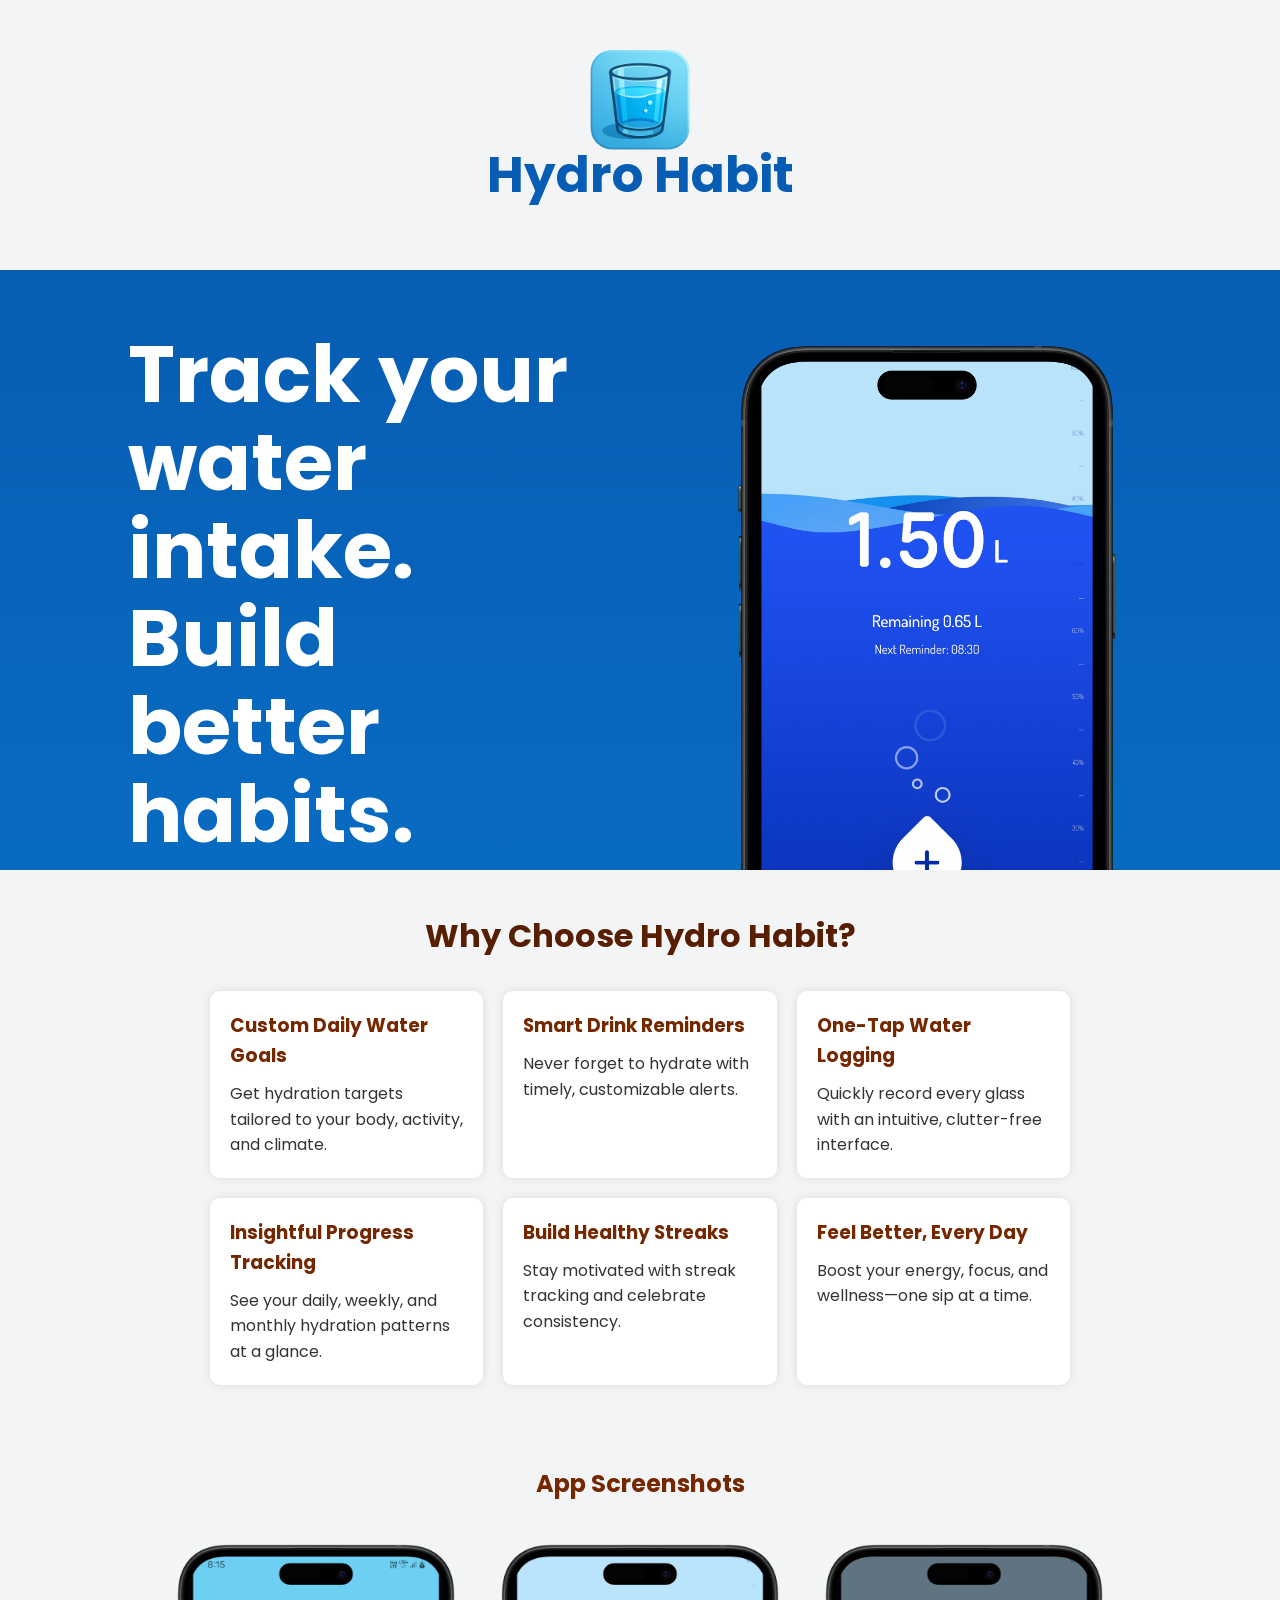
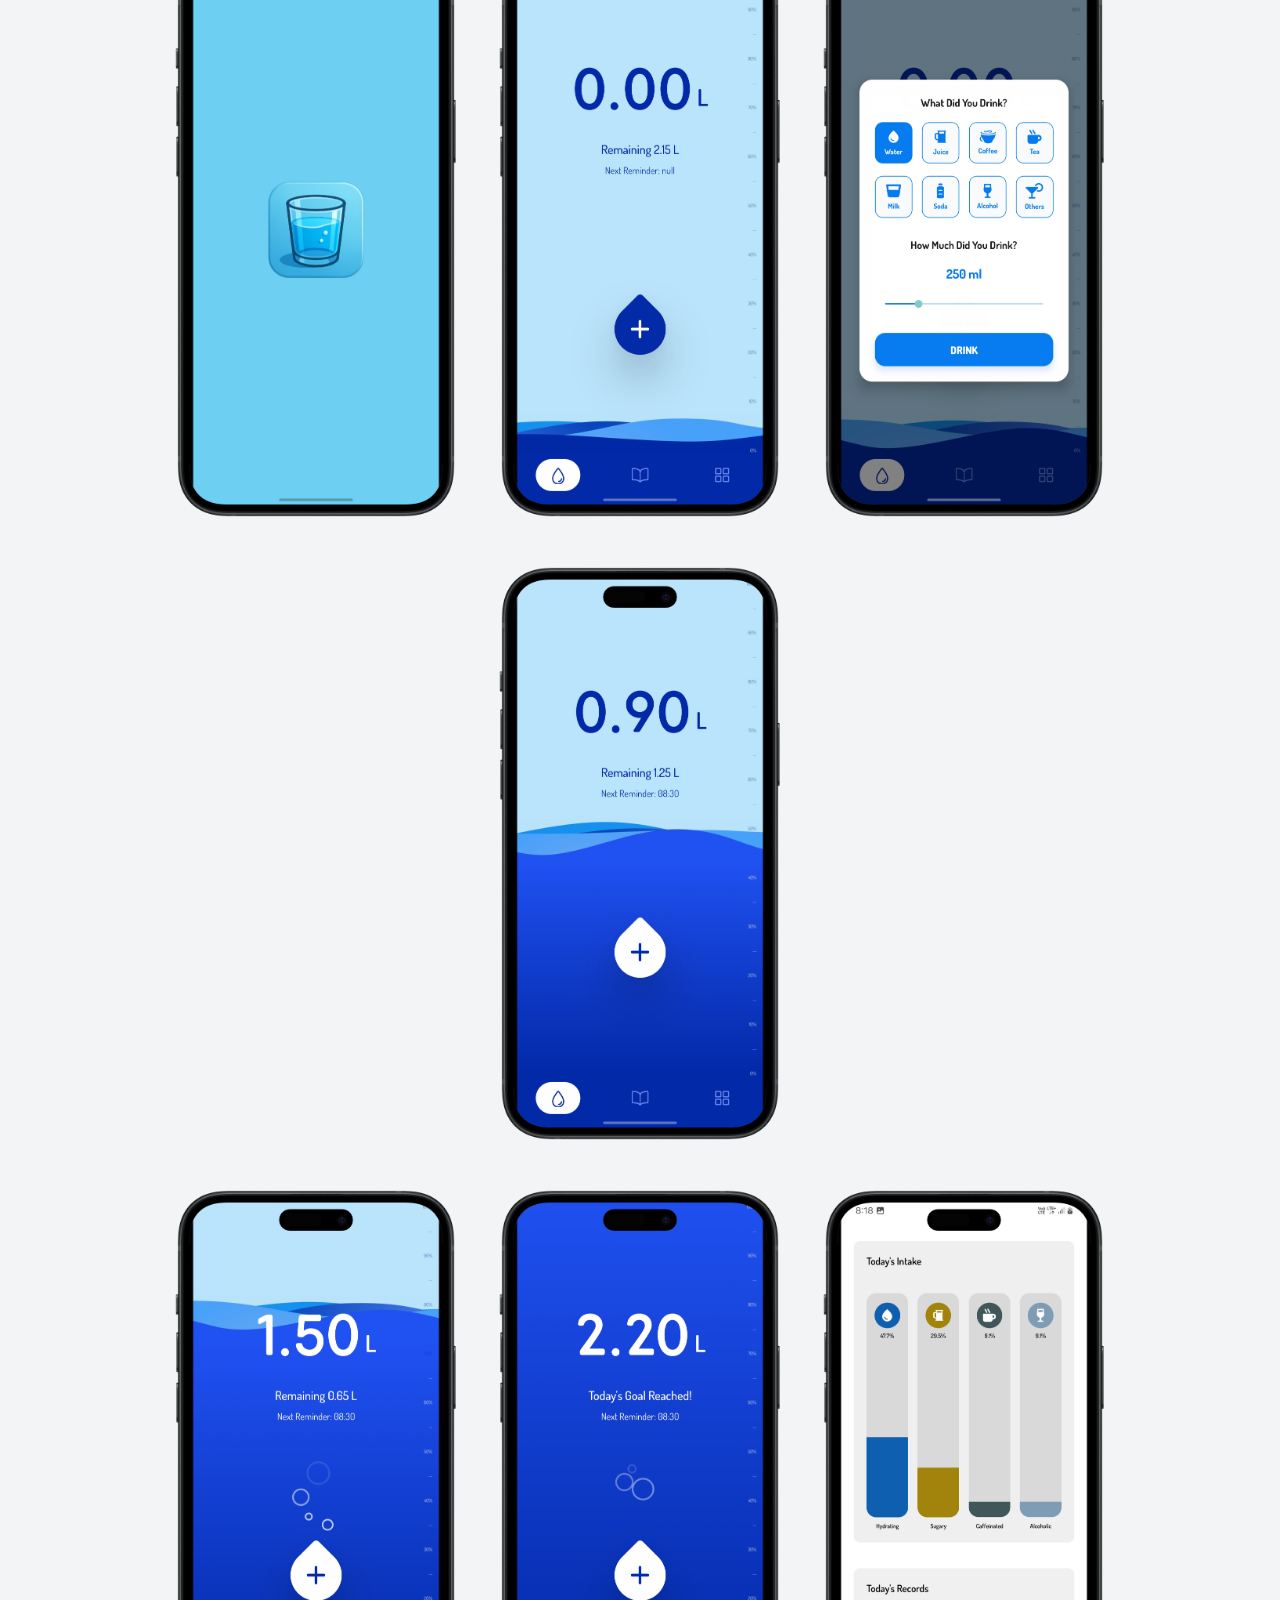
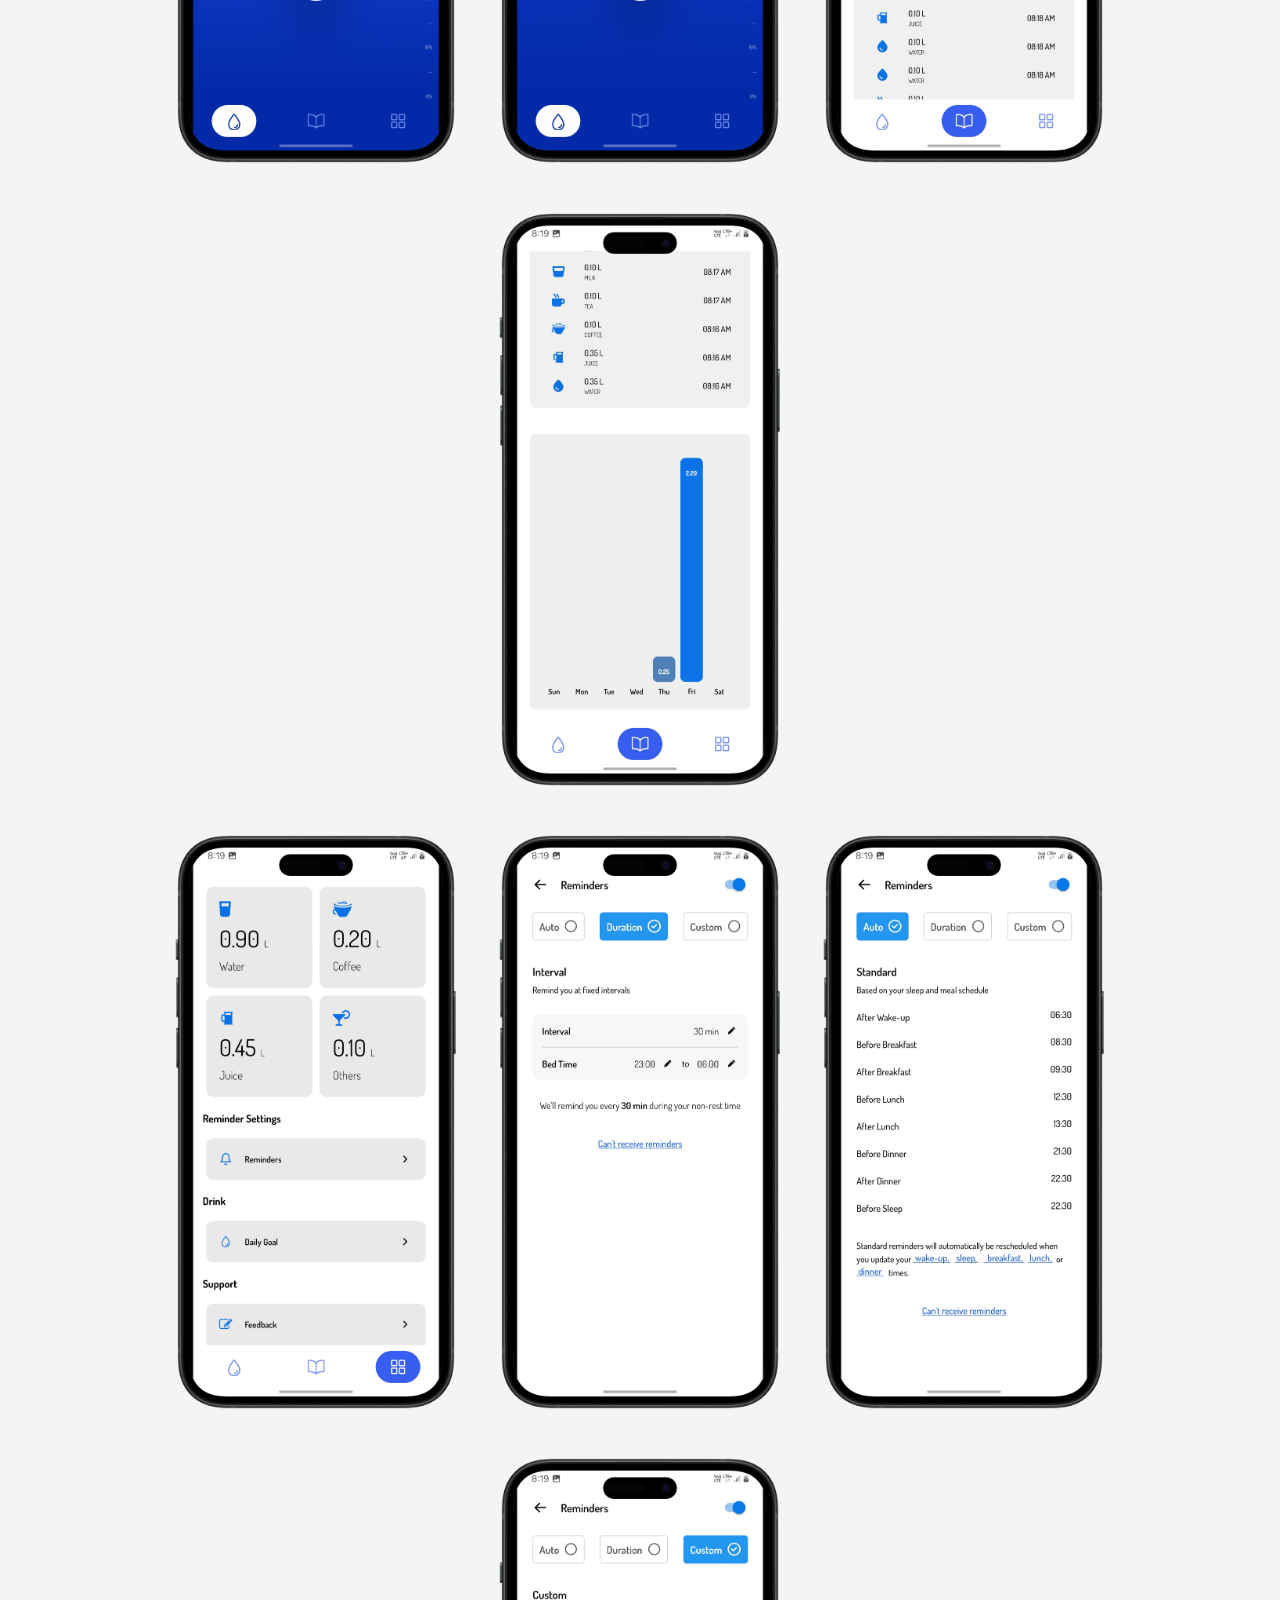
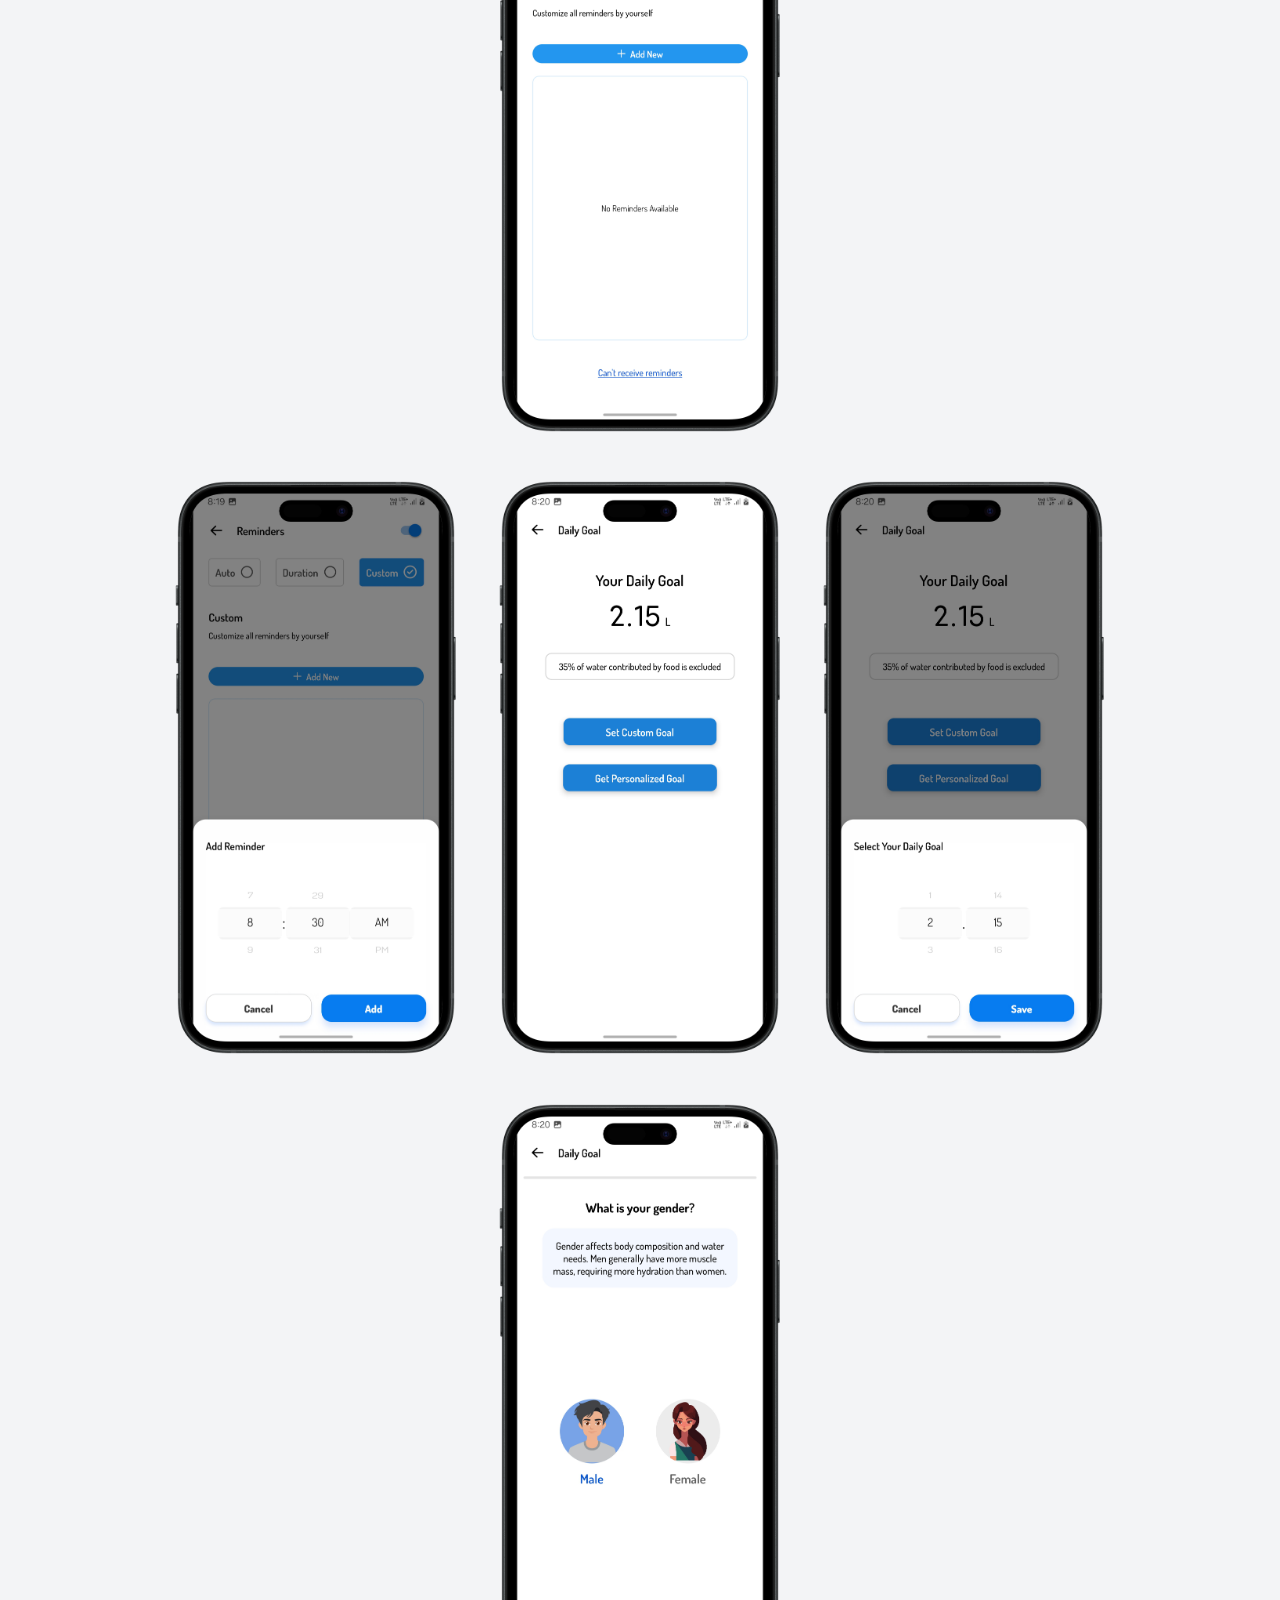
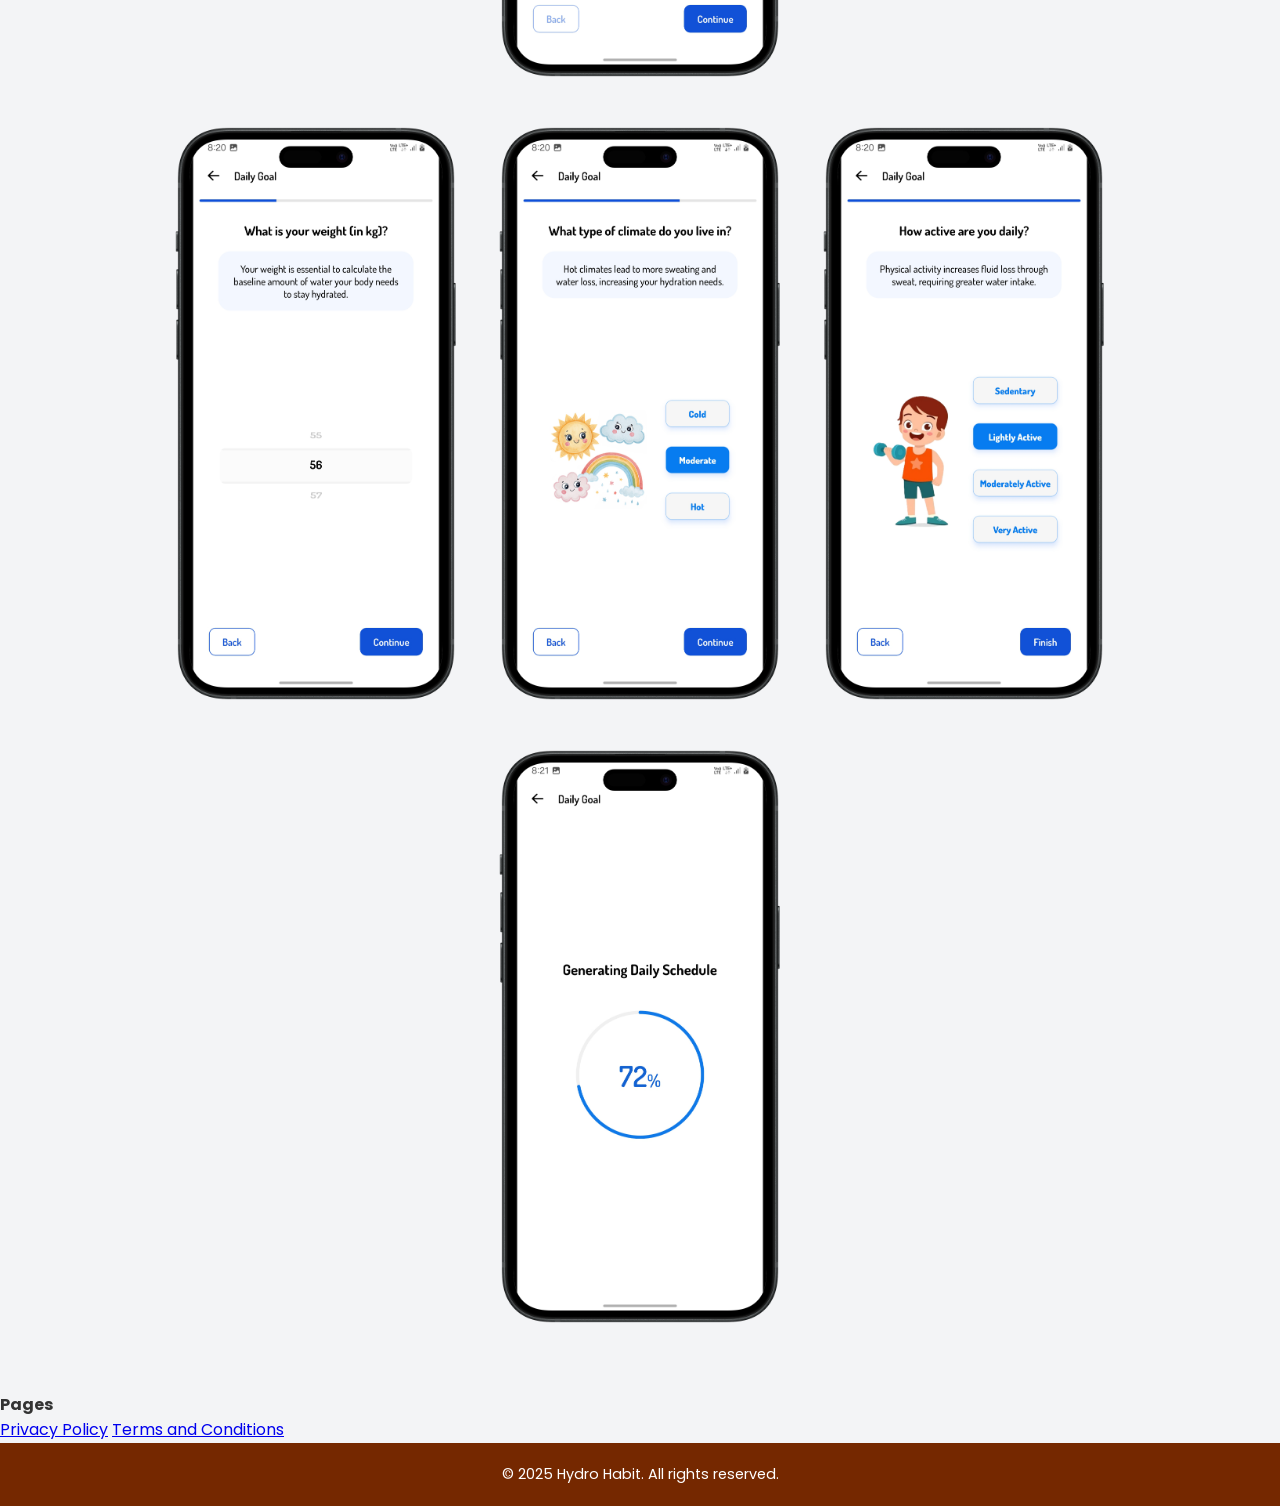
<file: index.html>
<!DOCTYPE html>
<html lang="en">

<head>
  <meta charset="UTF-8" />
  <meta name="viewport" content="width=device-width, initial-scale=1.0" />
  <title>BrainBurst – Quiz Your Mind!</title>
  <link href="https://fonts.googleapis.com/css2?family=Poppins:wght@400;600&display=swap" rel="stylesheet">
  <style>
    * {
      margin: 0;
      padding: 0;
      box-sizing: border-box;
    }

    body {
      font-family: 'Poppins', sans-serif;
      background: #f3f4f6;
      color: #333;
      line-height: 1.6;
    }

    header {
      display: flex;
      flex-direction: column;
      justify-content: center;
      align-items: center;
      margin-block: 50px;
      padding-bottom: 20px;
    }
    .app_icon {
      width: 100px;
      height: 100px;
    }
    header>h1 {
      font-size: 50px;
      line-height: 1;
      color: #075db3;
    }

    .banner {
      background: linear-gradient(0deg, #086bc2, #075db3);
      overflow: hidden;
      height: 600px;
      display: flex;
      justify-content: center;
      align-items: center;
    }

    .banner_inside {
      width: 80%;
      height: 80%;
      display: flex;
      gap: 100px;
    }

    .banner_text_container {
      flex: 1;
      /* border: 1px solid red; */
      display: flex;
      flex-direction: column;
      justify-content: space-between;
    }

    .banner_image_container {
      /* border: 1px solid red; */
      width: 450px;
      height: 800px;
      position: relative;
      bottom: 0;
      display: flex;

    }

    .banner_text {
      display: flex;
      flex-direction: column;
      gap: 30px;
    }
    .banner_text_container h3 {
      font-size: 5rem;
      line-height: 1.1;
      margin-bottom: 0.5rem;
      color: #ffffff;
    }

    .banner_text_container p {
      font-size: 1.1rem;
      color: #ffffff;
    }

    .download {
      margin-top: 20px;
    }

    .download a {
      display: inline-block;
      background-color: #171717;
      color: #000;
      padding: 3px;
      border-radius: 6px;
      text-decoration: none;
      font-weight: 600;
      transition: background 0.3s ease;
      display: flex;
      justify-content: center;
      align-items: center;
      width: max-content;
    }

    .download a:hover {
      background-color: #ffc107;
    }

    .google_play_button {
      height: 60px;
    }

    .banner_image {
      width: 100%;
      height: 100%;
      object-fit: contain;
    }

    section.features {
      padding: 40px 20px;
      max-width: 900px;
      margin: auto;
    }

    section.features h2 {
      text-align: center;
      margin-bottom: 30px;
      font-size: 2rem;
      color: #581e01;
    }

    .feature-list {
      display: grid;
      grid-template-columns: repeat(auto-fit, minmax(250px, 1fr));
      gap: 20px;
    }

    .feature {
      background: white;
      padding: 20px;
      border-radius: 10px;
      box-shadow: 0 0 10px rgba(0, 0, 0, 0.1);
    }

    .feature h3 {
      margin-bottom: 10px;
      color: #752800;
    }

    section.screenshots {
      padding: 40px 20px;
      text-align: center;
    }

    section.screenshots h2 {
      margin-bottom: 20px;
      color: #752800;
    }

    .screenshots img {
      width: 100%;
      max-width: 300px;
      border-radius: 10px;
      margin: 10px;
    }

    footer {
      text-align: center;
      padding: 20px;
      background: #752800;
      color: white;
      font-size: 0.9rem;
    }
  </style>
</head>

<body>

  <header>
    <img class="app_icon" src="assets/images/icon.png" alt="">
    <h1>Hydro Habit</h1>
  </header>

  <div class="banner">
    <div class="banner_inside">
      <div class="banner_text_container">
        <div class="banner_text">
          <h3>Track your water intake. Build better habits.</h3>
          <p>Start your hydration journey with Hydro Habit today!</p>
        </div>
        <div class="download">
          <a href="https://play.google.com/store/apps/details?id=com.novanestdevelopers.hydrohabit">
            <img class="google_play_button" src="assets/images/googleplaybutton.png" alt="">
          </a>
        </div>
      </div>
      <div class="banner_image_container">
        <img class="banner_image" src="assets/images/screenshot4.png" alt="">
      </div>
    </div>
  </div>

  <section class="features">
    <h2>Why Choose Hydro Habit?</h2>
    <div class="feature-list">
      <div class="feature">
        <h3>Custom Daily Water Goals</h3>
        <p>Get hydration targets tailored to your body, activity, and climate.</p>
      </div>
      <div class="feature">
        <h3>Smart Drink Reminders</h3>
        <p>Never forget to hydrate with timely, customizable alerts.</p>
      </div>
      <div class="feature">
        <h3>One-Tap Water Logging</h3>
        <p>Quickly record every glass with an intuitive, clutter-free interface.</p>
      </div>
      <div class="feature">
        <h3>Insightful Progress Tracking</h3>
        <p>See your daily, weekly, and monthly hydration patterns at a glance.</p>
      </div>
      <div class="feature">
        <h3>Build Healthy Streaks</h3>
        <p>Stay motivated with streak tracking and celebrate consistency.</p>
      </div>
      <div class="feature">
        <h3>Feel Better, Every Day</h3>
        <p>Boost your energy, focus, and wellness—one sip at a time.</p>
      </div>
    </div>
  </section>

  <section class="screenshots">
    <h2>App Screenshots</h2>
    <div class="screenshots">
      <img src="assets/images/screenshot0.png" alt="Home Screen">
      <img src="assets/images/screenshot1.png" alt="Quiz Screen">
      <img src="assets/images/screenshot2.png" alt="Levels Screen">
      <img src="assets/images/screenshot3.png" alt="Profile Screen">
    </div>
    <div class="screenshots">
      <img src="assets/images/screenshot4.png" alt="Home Screen">
      <img src="assets/images/screenshot5.png" alt="Quiz Screen">
      <img src="assets/images/screenshot6.png" alt="Levels Screen">
      <img src="assets/images/screenshot7.png" alt="Profile Screen">
    </div>
    <div class="screenshots">
      <img src="assets/images/screenshot8.png" alt="Home Screen">
      <img src="assets/images/screenshot9.png" alt="Quiz Screen">
      <img src="assets/images/screenshot10.png" alt="Levels Screen">
      <img src="assets/images/screenshot11.png" alt="Profile Screen">
    </div>
    <div class="screenshots">
      <img src="assets/images/screenshot12.png" alt="Home Screen">
      <img src="assets/images/screenshot13.png" alt="Quiz Screen">
      <img src="assets/images/screenshot14.png" alt="Levels Screen">
      <img src="assets/images/screenshot15.png" alt="Profile Screen">
    </div>
    <div class="screenshots">
      <img src="assets/images/screenshot16.png" alt="Home Screen">
      <img src="assets/images/screenshot17.png" alt="Quiz Screen">
      <img src="assets/images/screenshot18.png" alt="Levels Screen">
      <img src="assets/images/screenshot19.png" alt="Profile Screen">
    </div>
  </section>

  <section>
    <h4>Pages</h4>
    <a href="/privacy-policy.html">Privacy Policy</a>
    <a href="/terms-and-conditions.html">Terms and Conditions</a>
  </section>

  <footer>
    &copy; 2025 Hydro Habit. All rights reserved.
  </footer>

</body>

</html>
</file>
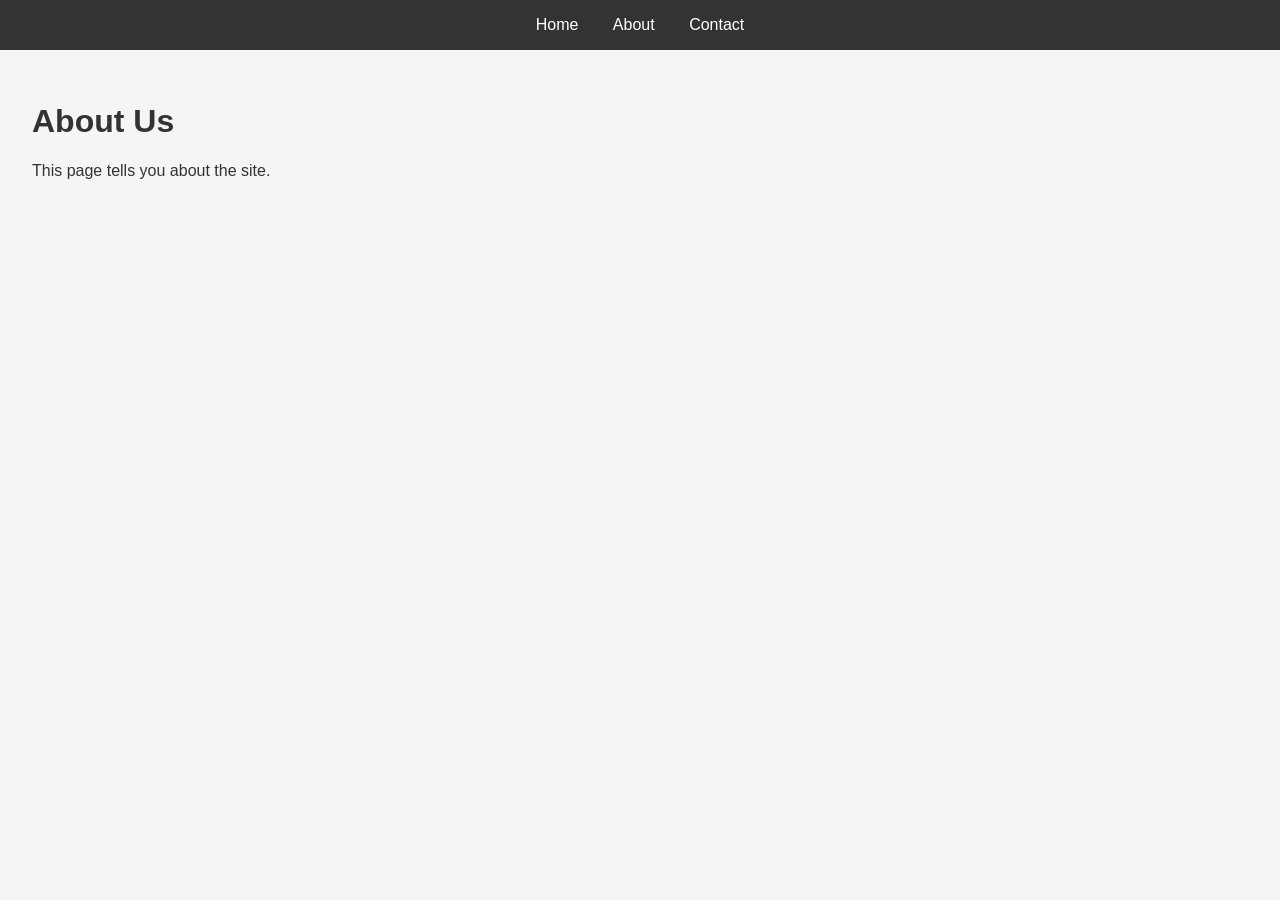
<file: about.html>
<!DOCTYPE html>
<html lang="en">
<head>
  <meta charset="UTF-8">
  <title>About - My Website</title>
  <link rel="stylesheet" href="style.css">
</head>
<body>
  <nav>
    <a href="index.html">Home</a>
    <a href="about.html">About</a>
    <a href="contact.html">Contact</a>
  </nav>
  <main>
    <h1>About Us</h1>
    <p>This page tells you about the site.</p>
  </main>
</body>
</html>
</file>
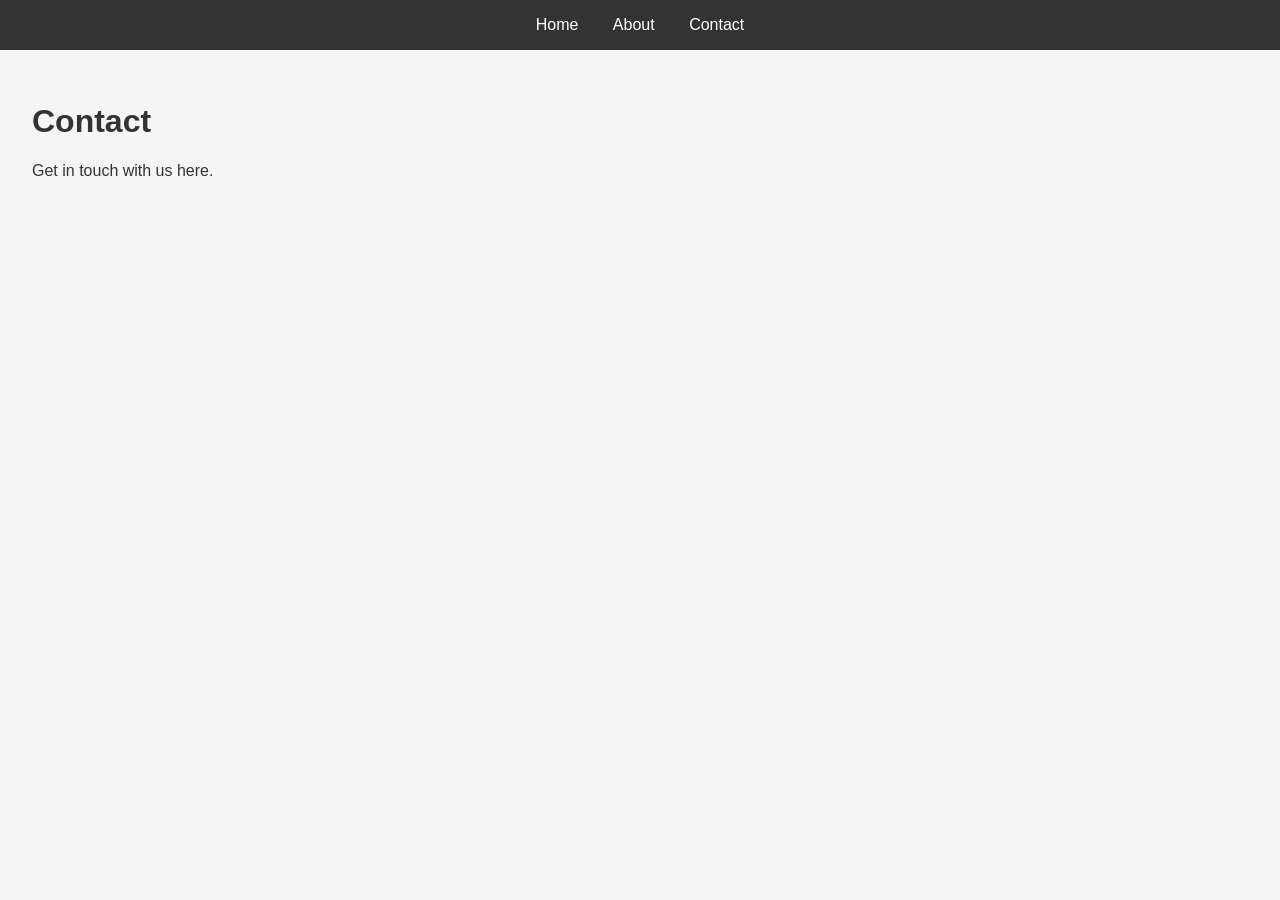
<file: contact.html>
<!DOCTYPE html>
<html lang="en">
<head>
  <meta charset="UTF-8">
  <title>Contact - My Website</title>
  <link rel="stylesheet" href="style.css">
</head>
<body>
  <nav>
    <a href="index.html">Home</a>
    <a href="about.html">About</a>
    <a href="contact.html">Contact</a>
  </nav>
  <main>
    <h1>Contact</h1>
    <p>Get in touch with us here.</p>
  </main>
</body>
</html>
</file>
<file: style.css>
body {
  font-family: sans-serif;
  margin: 0;
  padding: 0;
  background: #f5f5f5;
  color: #333;
}

nav {
  background-color: #333;
  padding: 1rem;
  text-align: center;
}

nav a {
  color: white;
  margin: 0 15px;
  text-decoration: none;
}

nav a:hover {
  text-decoration: underline;
}

main {
  padding: 2rem;
}
</file>
